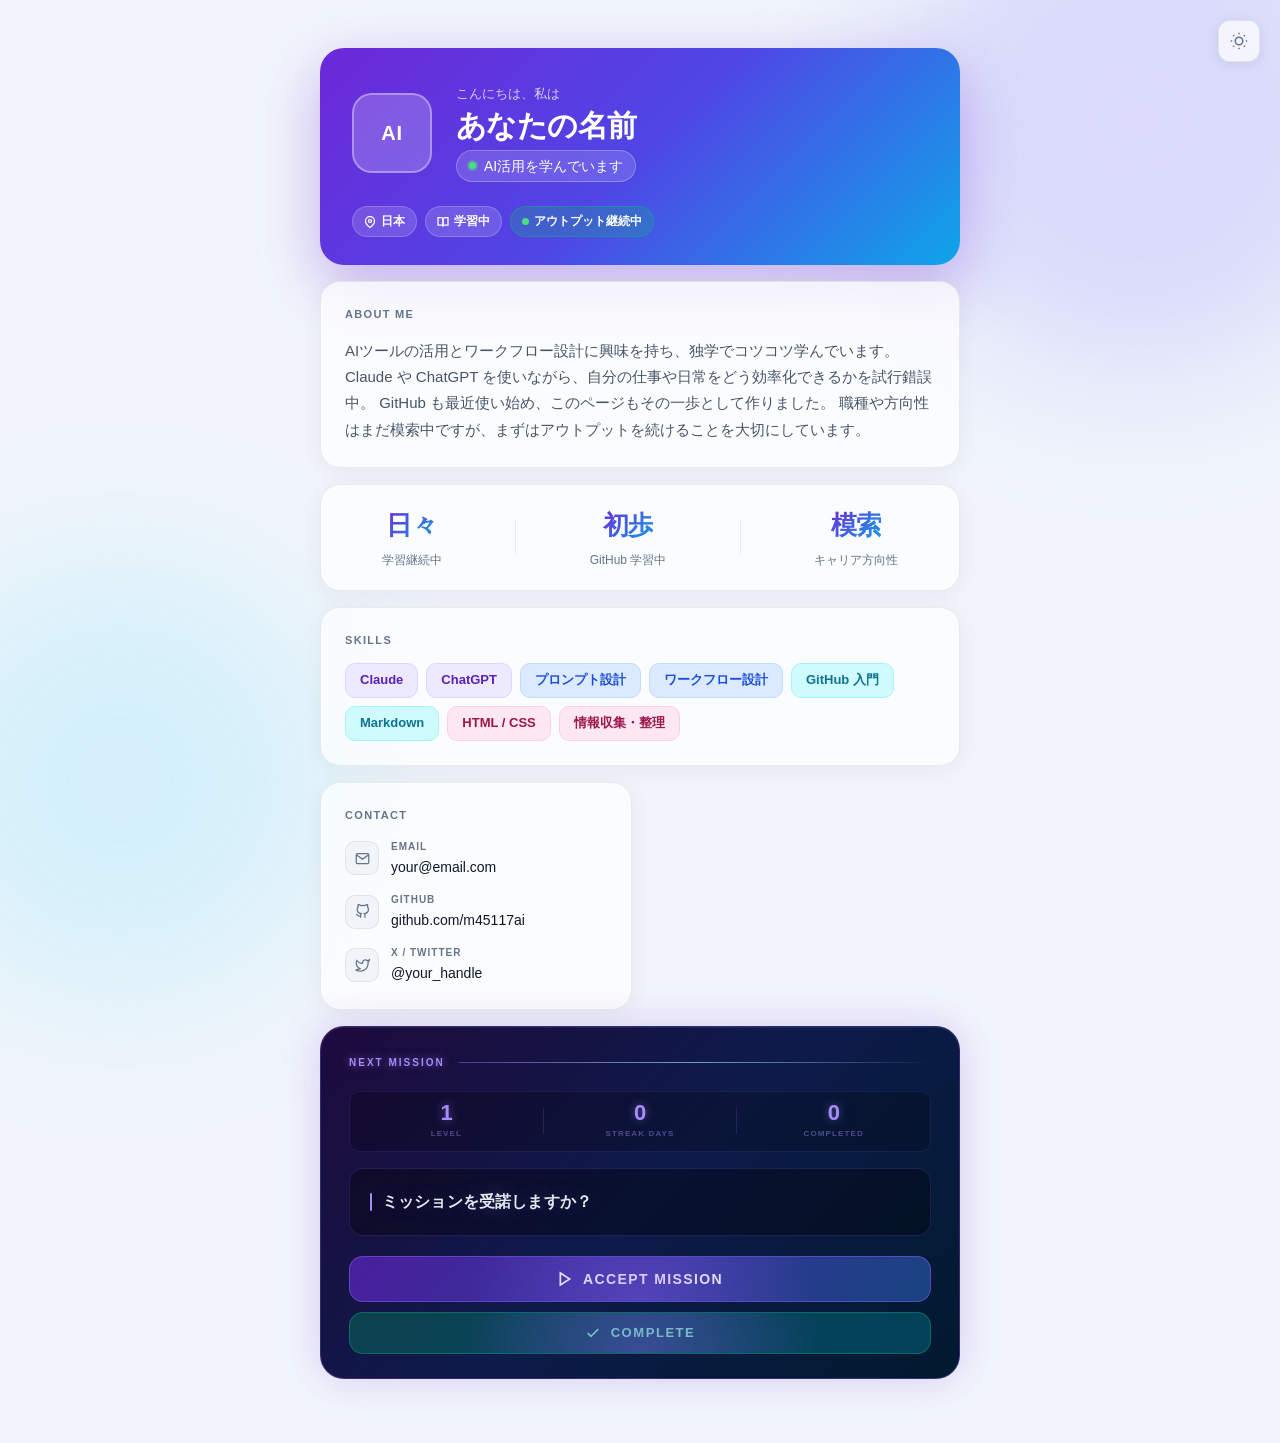
<file: index.html>
<!DOCTYPE html>
<html lang="ja">
<head>
  <meta charset="UTF-8">
  <meta name="viewport" content="width=device-width, initial-scale=1.0">
  <meta name="description" content="AIツールの活用とワークフロー設計を独学で学んでいます。Claude・ChatGPT・GitHubを使いながらアウトプットを続けています。">
  <title>自己紹介 — AI学習中</title>
  <link rel="stylesheet" href="style.css">
</head>
<body>
  <div class="bg-blur bg-blur--1"></div>
  <div class="bg-blur bg-blur--2"></div>

  <button class="theme-toggle" id="themeToggle" aria-label="ダークモード切替">
    <svg class="icon-sun" width="18" height="18" viewBox="0 0 24 24" fill="none" stroke="currentColor" stroke-width="2" aria-hidden="true"><circle cx="12" cy="12" r="5"/><line x1="12" y1="1" x2="12" y2="3"/><line x1="12" y1="21" x2="12" y2="23"/><line x1="4.22" y1="4.22" x2="5.64" y2="5.64"/><line x1="18.36" y1="18.36" x2="19.78" y2="19.78"/><line x1="1" y1="12" x2="3" y2="12"/><line x1="21" y1="12" x2="23" y2="12"/><line x1="4.22" y1="19.78" x2="5.64" y2="18.36"/><line x1="18.36" y1="5.64" x2="19.78" y2="4.22"/></svg>
    <svg class="icon-moon" width="18" height="18" viewBox="0 0 24 24" fill="none" stroke="currentColor" stroke-width="2" aria-hidden="true"><path d="M21 12.79A9 9 0 1111.21 3 7 7 0 0021 12.79z"/></svg>
  </button>

  <main class="container">

    <!-- Hero -->
    <header class="hero reveal" style="--delay: 0ms">
      <div class="hero__inner">
        <div class="avatar">
          <span>AI</span>
        </div>
        <div class="hero__text">
          <p class="hero__greeting">こんにちは、私は</p>
          <h1 class="hero__name">あなたの名前</h1>
          <p class="hero__role">
            <span class="role-dot"></span>
            AI活用を学んでいます
          </p>
        </div>
      </div>
      <div class="hero__badges">
        <span class="badge">
          <svg width="12" height="12" viewBox="0 0 24 24" fill="none" stroke="currentColor" stroke-width="2.5" aria-hidden="true"><path d="M21 10c0 7-9 13-9 13s-9-6-9-13a9 9 0 0118 0z"/><circle cx="12" cy="10" r="3"/></svg>
          日本
        </span>
        <span class="badge">
          <svg width="12" height="12" viewBox="0 0 24 24" fill="none" stroke="currentColor" stroke-width="2.5" aria-hidden="true"><path d="M2 3h6a4 4 0 0 1 4 4v14a3 3 0 0 0-3-3H2z"/><path d="M22 3h-6a4 4 0 0 0-4 4v14a3 3 0 0 1 3-3h7z"/></svg>
          学習中
        </span>
        <span class="badge badge--green">
          <span class="pulse"></span>
          アウトプット継続中
        </span>
      </div>
    </header>

    <!-- Grid -->
    <div class="grid">

      <!-- About -->
      <section class="card card--about reveal" style="--delay: 100ms" aria-label="About Me">
        <div class="card__label">About Me</div>
        <p>
          AIツールの活用とワークフロー設計に興味を持ち、独学でコツコツ学んでいます。
          Claude や ChatGPT を使いながら、自分の仕事や日常をどう効率化できるかを試行錯誤中。
          GitHub も最近使い始め、このページもその一歩として作りました。
          職種や方向性はまだ模索中ですが、まずはアウトプットを続けることを大切にしています。
        </p>
      </section>

      <!-- Stats -->
      <section class="card card--stats reveal" style="--delay: 200ms" aria-label="学習ステータス">
        <div class="stat">
          <span class="stat__num">日々</span>
          <span class="stat__label">学習継続中</span>
        </div>
        <div class="stat-divider"></div>
        <div class="stat">
          <span class="stat__num">初歩</span>
          <span class="stat__label">GitHub 学習中</span>
        </div>
        <div class="stat-divider"></div>
        <div class="stat">
          <span class="stat__num">模索</span>
          <span class="stat__label">キャリア方向性</span>
        </div>
      </section>

      <!-- Skills -->
      <section class="card card--skills reveal" style="--delay: 300ms" aria-label="Skills">
        <div class="card__label">Skills</div>
        <div class="skills">
          <span class="skill skill--purple">Claude</span>
          <span class="skill skill--purple">ChatGPT</span>
          <span class="skill skill--blue">プロンプト設計</span>
          <span class="skill skill--blue">ワークフロー設計</span>
          <span class="skill skill--cyan">GitHub 入門</span>
          <span class="skill skill--cyan">Markdown</span>
          <span class="skill skill--pink">HTML / CSS</span>
          <span class="skill skill--pink">情報収集・整理</span>
        </div>
      </section>

      <!-- Contact -->
      <section class="card card--contact reveal" style="--delay: 400ms" aria-label="Contact">
        <div class="card__label">Contact</div>
        <ul class="contact-list">
          <li class="contact-item">
            <span class="contact-icon">
              <svg width="15" height="15" viewBox="0 0 24 24" fill="none" stroke="currentColor" stroke-width="2" aria-hidden="true"><path d="M4 4h16c1.1 0 2 .9 2 2v12c0 1.1-.9 2-2 2H4c-1.1 0-2-.9-2-2V6c0-1.1.9-2 2-2z"/><polyline points="22,6 12,13 2,6"/></svg>
            </span>
            <div>
              <span class="contact-label">Email</span>
              <a href="mailto:your@email.com" class="contact-value">your@email.com</a>
            </div>
          </li>
          <li class="contact-item">
            <span class="contact-icon">
              <svg width="15" height="15" viewBox="0 0 24 24" fill="none" stroke="currentColor" stroke-width="2" aria-hidden="true"><path d="M9 19c-5 1.5-5-2.5-7-3m14 6v-3.87a3.37 3.37 0 00-.94-2.61c3.14-.35 6.44-1.54 6.44-7A5.44 5.44 0 0020 4.77 5.07 5.07 0 0019.91 1S18.73.65 16 2.48a13.38 13.38 0 00-7 0C6.27.65 5.09 1 5.09 1A5.07 5.07 0 005 4.77a5.44 5.44 0 00-1.5 3.78c0 5.42 3.3 6.61 6.44 7A3.37 3.37 0 009 18.13V22"/></svg>
            </span>
            <div>
              <span class="contact-label">GitHub</span>
              <a href="https://github.com/m45117ai" class="contact-value" target="_blank" rel="noopener noreferrer">github.com/m45117ai</a>
            </div>
          </li>
          <li class="contact-item">
            <span class="contact-icon">
              <svg width="15" height="15" viewBox="0 0 24 24" fill="none" stroke="currentColor" stroke-width="2" aria-hidden="true"><path d="M23 3a10.9 10.9 0 01-3.14 1.53 4.48 4.48 0 00-7.86 3v1A10.66 10.66 0 013 4s-4 9 5 13a11.64 11.64 0 01-7 2c9 5 20 0 20-11.5a4.5 4.5 0 00-.08-.83A7.72 7.72 0 0023 3z"/></svg>
            </span>
            <div>
              <span class="contact-label">X / Twitter</span>
              <a href="https://x.com/your_handle" class="contact-value" target="_blank" rel="noopener noreferrer">@your_handle</a>
            </div>
          </li>
        </ul>
      </section>

    </div>

    <!-- NEXT MISSION -->
    <section class="mission-section reveal" style="--delay: 500ms" aria-label="Next Mission">
      <div class="mission-flash-overlay" id="missionFlashOverlay"></div>
      <div class="mission-flash-overlay mission-complete-flash-overlay" id="completeFlashOverlay"></div>
      <div class="mission-header">
        <div class="mission-header__left">
          <span class="mission-label" id="missionLabel">NEXT MISSION</span>
        </div>
        <div class="mission-scanline"></div>
      </div>
      <div class="mission-stats">
        <div class="mission-stat">
          <span class="mission-stat__val" id="statLevel">1</span>
          <span class="mission-stat__label">LEVEL</span>
        </div>
        <div class="mission-stat-divider"></div>
        <div class="mission-stat">
          <span class="mission-stat__val" id="statStreak">0</span>
          <span class="mission-stat__label" id="statStreakLabel">STREAK DAYS</span>
        </div>
        <div class="mission-stat-divider"></div>
        <div class="mission-stat">
          <span class="mission-stat__val" id="statCompleted">0</span>
          <span class="mission-stat__label">COMPLETED</span>
        </div>
      </div>
      <div class="mission-display" id="missionDisplay">
        <div class="mission-cursor"></div>
        <p class="mission-text" id="missionText" aria-live="polite">ミッションを受諾しますか？</p>
      </div>
      <button class="mission-btn" id="missionBtn">
        <span class="mission-btn__glow"></span>
        <svg width="16" height="16" viewBox="0 0 24 24" fill="none" stroke="currentColor" stroke-width="2.5" aria-hidden="true"><polygon points="5 3 19 12 5 21 5 3"/></svg>
        <span>ACCEPT MISSION</span>
      </button>
      <button class="mission-complete-btn" id="completeBtn">
        <span class="mission-btn__glow mission-complete-btn__glow"></span>
        <svg width="16" height="16" viewBox="0 0 24 24" fill="none" stroke="currentColor" stroke-width="2.5" aria-hidden="true"><polyline points="20 6 9 17 4 12"/></svg>
        <span>COMPLETE</span>
      </button>
      <div class="levelup-toast" id="levelupToast">▲ LEVEL UP!</div>
      <div class="complete-toast" id="completeToast">✓ MISSION COMPLETE</div>
    </section>

  </main>
  <script>
    // ── Theme ──
    const btn = document.getElementById('themeToggle');
    const root = document.documentElement;

    if (localStorage.theme === 'dark' || (!localStorage.theme && window.matchMedia('(prefers-color-scheme: dark)').matches)) {
      root.setAttribute('data-theme', 'dark');
    }

    btn.setAttribute('aria-label', root.getAttribute('data-theme') === 'dark' ? 'ライトモード切替' : 'ダークモード切替');

    btn.addEventListener('click', () => {
      const isDark = root.getAttribute('data-theme') === 'dark';
      root.setAttribute('data-theme', isDark ? 'light' : 'dark');
      localStorage.theme = isDark ? 'light' : 'dark';
      btn.setAttribute('aria-label', isDark ? 'ダークモード切替' : 'ライトモード切替');
    });

    // ── Scroll-reveal (Intersection Observer) ──
    const observer = new IntersectionObserver((entries) => {
      entries.forEach(entry => {
        if (entry.isIntersecting) {
          entry.target.classList.add('is-visible');
          observer.unobserve(entry.target);
        }
      });
    }, { threshold: 0.15 });

    document.querySelectorAll('.reveal').forEach(el => observer.observe(el));

    // ── NEXT MISSION ──
    const missions = [
      'Claude に今日の学びを要約させてみる',
      'プロンプトを1つ改善して結果を比べてみる',
      'ChatGPT と Claude に同じ質問をして違いをメモする',
      'AIに「自分のワークフロー」を分析させてみる',
      '気になるAIツールを5分だけ触ってみる',
      'GitHubで気になるリポジトリを1つスターする',
      'git add → commit → push を実際にやってみる',
      'Issuesを1件読んで内容を理解する',
      'ローカルで新しいブランチを切って何か試す',
      'gitignore に何が書かれているか確認する',
      'README.md に一行、今日の発見を書く',
      '学んだことを140字でXに投稿する',
      'Markdown で今日の学習ログを書く',
      '気になる技術記事を1本読んでメモする',
      '自分のコードにコメントを1行追加する',
    ];

    const rareMissions = [
      '今日学んだことをブログ記事にしてみる（下書きでOK）',
      'OSSリポジトリに初めてのIssueかコメントを残してみる',
      '自分の GitHub プロフィール README をアップデートする',
      'AIで小さなWebツールを1つ作りGitHubに上げてみる',
      '学んだことをSNSにスレッドで投稿してみる',
    ];

    const gradients = [
      'linear-gradient(135deg, #1e0a3c 0%, #0d1b4a 50%, #001a2e 100%)',
      'linear-gradient(135deg, #0a0a2e 0%, #1a0a3c 50%, #0d2b1a 100%)',
      'linear-gradient(135deg, #1a0a2e 0%, #0a2040 50%, #001530 100%)',
      'linear-gradient(135deg, #0d0d2e 0%, #1a1040 50%, #0a1a30 100%)',
      'linear-gradient(135deg, #0a1a3c 0%, #1a0a28 50%, #001a20 100%)',
    ];

    const rareGradients = [
      'linear-gradient(135deg, #1c0800 0%, #2d1500 50%, #1a0d00 100%)',
      'linear-gradient(135deg, #2a1200 0%, #1e0c00 50%, #120800 100%)',
    ];

    // ── Stats (localStorage) ──
    let level     = parseInt(localStorage.getItem('mission_level')     || '1');
    let streak    = parseInt(localStorage.getItem('mission_streak')    || '0');
    let completed = parseInt(localStorage.getItem('mission_completed') || '0');
    let lastCompletedDate = localStorage.getItem('mission_lastDate')   || '';

    let lastMissionIdx  = -1;
    let lastGradientIdx = -1;

    const missionText    = document.getElementById('missionText');
    const missionBtn     = document.getElementById('missionBtn');
    const missionDisplay = document.getElementById('missionDisplay');
    const missionSection = document.querySelector('.mission-section');
    const missionLabel   = document.getElementById('missionLabel');
    const levelupToast   = document.getElementById('levelupToast');
    const flashOverlay   = document.getElementById('missionFlashOverlay');
    const completeBtn          = document.getElementById('completeBtn');
    const completeToastEl      = document.getElementById('completeToast');
    const completeFlashOverlay = document.getElementById('completeFlashOverlay');
    const statLevelEl       = document.getElementById('statLevel');
    const statStreakEl      = document.getElementById('statStreak');
    const statStreakLabelEl = document.getElementById('statStreakLabel');
    const statCompletedEl   = document.getElementById('statCompleted');

    function saveStats() {
      localStorage.setItem('mission_level',     level);
      localStorage.setItem('mission_streak',    streak);
      localStorage.setItem('mission_completed', completed);
      localStorage.setItem('mission_lastDate',  lastCompletedDate);
    }

    function getToday() {
      const d = new Date();
      return d.getFullYear() + '-'
        + String(d.getMonth() + 1).padStart(2, '0') + '-'
        + String(d.getDate()).padStart(2, '0');
    }

    function updateStatsDisplay() {
      statLevelEl.textContent     = level;
      statStreakEl.textContent    = streak;
      statStreakLabelEl.textContent = streak === 1 ? 'STREAK DAY' : 'STREAK DAYS';
      statCompletedEl.textContent = completed;
    }

    updateStatsDisplay();

    function pickRandom(arr, last) {
      let idx;
      do { idx = Math.floor(Math.random() * arr.length); } while (arr.length > 1 && idx === last);
      return idx;
    }

    // ── ACCEPT MISSION ──
    missionBtn.addEventListener('click', () => {
      const isRare = Math.random() < 0.15;
      const pool   = isRare ? rareMissions : missions;

      const mIdx = pickRandom(pool, isRare ? -1 : lastMissionIdx);
      if (!isRare) lastMissionIdx = mIdx;

      const bgArr = isRare ? rareGradients : gradients;
      const gIdx  = pickRandom(bgArr, isRare ? -1 : lastGradientIdx);
      if (!isRare) lastGradientIdx = gIdx;

      if (isRare) {
        missionSection.classList.add('mission-section--rare');
        missionLabel.textContent = '⭐ RARE MISSION';
        missionLabel.classList.add('mission-label--rare');
      } else {
        missionSection.classList.remove('mission-section--rare');
        missionLabel.textContent = 'NEXT MISSION';
        missionLabel.classList.remove('mission-label--rare');
      }

      missionDisplay.classList.add('mission-display--flash');
      setTimeout(() => {
        missionText.textContent = pool[mIdx];
        missionDisplay.classList.remove('mission-display--flash');
        missionDisplay.classList.add('mission-display--in');
        setTimeout(() => missionDisplay.classList.remove('mission-display--in'), 400);
      }, 200);

      missionSection.style.setProperty('--mission-bg', bgArr[gIdx]);

      // LEVEL UP
      level++;
      saveStats();
      updateStatsDisplay();

      statLevelEl.classList.remove('mission-stat__val--up');
      void statLevelEl.offsetWidth;
      statLevelEl.classList.add('mission-stat__val--up');
      setTimeout(() => statLevelEl.classList.remove('mission-stat__val--up'), 700);

      levelupToast.classList.remove('levelup-toast--show');
      void levelupToast.offsetWidth;
      levelupToast.classList.add('levelup-toast--show');
      setTimeout(() => levelupToast.classList.remove('levelup-toast--show'), 1000);

      flashOverlay.classList.remove('mission-flash-overlay--show');
      void flashOverlay.offsetWidth;
      flashOverlay.classList.add('mission-flash-overlay--show');
      setTimeout(() => flashOverlay.classList.remove('mission-flash-overlay--show'), 600);
    });

    // ── COMPLETE ──
    completeBtn.addEventListener('click', () => {
      completed++;
      const today = getToday();
      let streakUp = false;
      if (lastCompletedDate !== today) {
        streak++;
        lastCompletedDate = today;
        streakUp = true;
      }
      saveStats();
      updateStatsDisplay();

      // COMPLETED 数値アニメーション
      statCompletedEl.classList.remove('mission-stat__val--complete-up');
      void statCompletedEl.offsetWidth;
      statCompletedEl.classList.add('mission-stat__val--complete-up');
      setTimeout(() => statCompletedEl.classList.remove('mission-stat__val--complete-up'), 500);

      // STREAK アニメーション (増えた時のみ)
      if (streakUp) {
        statStreakEl.classList.remove('mission-stat__val--streak-up');
        void statStreakEl.offsetWidth;
        statStreakEl.classList.add('mission-stat__val--streak-up');
        setTimeout(() => statStreakEl.classList.remove('mission-stat__val--streak-up'), 700);
      }

      // ボタンフラッシュ
      completeBtn.classList.remove('mission-complete-btn--flash');
      void completeBtn.offsetWidth;
      completeBtn.classList.add('mission-complete-btn--flash');
      setTimeout(() => completeBtn.classList.remove('mission-complete-btn--flash'), 500);

      // グリーンフラッシュオーバーレイ
      completeFlashOverlay.classList.remove('mission-flash-overlay--show');
      void completeFlashOverlay.offsetWidth;
      completeFlashOverlay.classList.add('mission-flash-overlay--show');
      setTimeout(() => completeFlashOverlay.classList.remove('mission-flash-overlay--show'), 600);

      // MISSION COMPLETE トースト
      completeToastEl.classList.remove('complete-toast--show');
      void completeToastEl.offsetWidth;
      completeToastEl.classList.add('complete-toast--show');
      setTimeout(() => completeToastEl.classList.remove('complete-toast--show'), 1200);
    });
  </script>
</body>
</html>
</file>
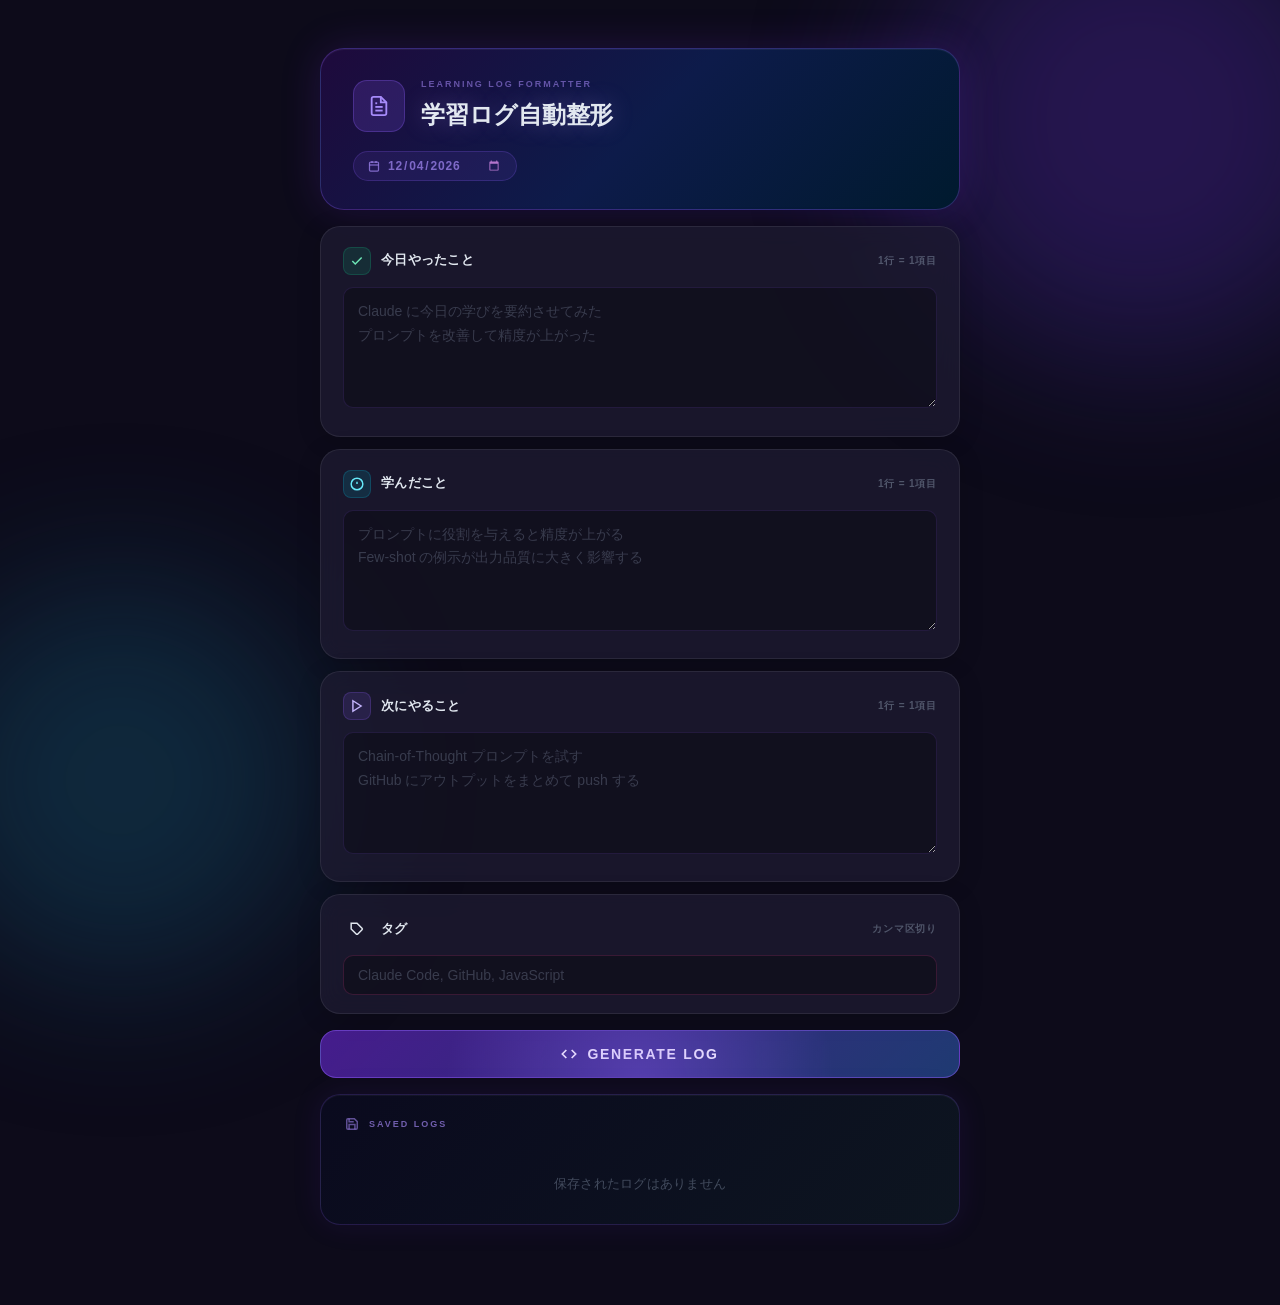
<file: learning-log.html>
<!DOCTYPE html>
<html lang="ja">
<head>
  <meta charset="UTF-8">
  <meta name="viewport" content="width=device-width, initial-scale=1.0">
  <title>学習ログ自動整形 — Log Formatter</title>
  <link rel="stylesheet" href="learning-log.css">
</head>
<body>
  <div class="bg-blur bg-blur--1"></div>
  <div class="bg-blur bg-blur--2"></div>

  <main class="container">

    <!-- Header -->
    <header class="page-header reveal" style="--delay: 0ms">
      <div class="page-header__inner">
        <div class="header-icon">
          <svg width="22" height="22" viewBox="0 0 24 24" fill="none" stroke="currentColor" stroke-width="2"><path d="M14 2H6a2 2 0 0 0-2 2v16a2 2 0 0 0 2 2h12a2 2 0 0 0 2-2V8z"/><polyline points="14 2 14 8 20 8"/><line x1="16" y1="13" x2="8" y2="13"/><line x1="16" y1="17" x2="8" y2="17"/><polyline points="10 9 9 9 8 9"/></svg>
        </div>
        <div>
          <p class="page-header__label">LEARNING LOG FORMATTER</p>
          <h1 class="page-header__title">学習ログ自動整形</h1>
        </div>
      </div>
      <div class="date-badge">
        <svg width="12" height="12" viewBox="0 0 24 24" fill="none" stroke="currentColor" stroke-width="2.5"><rect x="3" y="4" width="18" height="18" rx="2" ry="2"/><line x1="16" y1="2" x2="16" y2="6"/><line x1="8" y1="2" x2="8" y2="6"/><line x1="3" y1="10" x2="21" y2="10"/></svg>
        <input type="date" id="dateInput">
      </div>
    </header>

    <!-- Inputs -->
    <div class="inputs reveal" style="--delay: 120ms">

      <div class="input-card">
        <div class="input-card__header">
          <span class="input-card__icon input-card__icon--green">
            <svg width="14" height="14" viewBox="0 0 24 24" fill="none" stroke="currentColor" stroke-width="2.5"><polyline points="20 6 9 17 4 12"/></svg>
          </span>
          <label class="input-card__label" for="did">今日やったこと</label>
          <span class="input-card__hint">1行 = 1項目</span>
        </div>
        <textarea id="did" class="log-textarea" rows="4" placeholder="Claude に今日の学びを要約させてみた&#10;プロンプトを改善して精度が上がった"></textarea>
      </div>

      <div class="input-card">
        <div class="input-card__header">
          <span class="input-card__icon input-card__icon--cyan">
            <svg width="14" height="14" viewBox="0 0 24 24" fill="none" stroke="currentColor" stroke-width="2.5"><circle cx="12" cy="12" r="10"/><line x1="12" y1="8" x2="12" y2="12"/><line x1="12" y1="16" x2="12.01" y2="16"/></svg>
          </span>
          <label class="input-card__label" for="learned">学んだこと</label>
          <span class="input-card__hint">1行 = 1項目</span>
        </div>
        <textarea id="learned" class="log-textarea" rows="4" placeholder="プロンプトに役割を与えると精度が上がる&#10;Few-shot の例示が出力品質に大きく影響する"></textarea>
      </div>

      <div class="input-card">
        <div class="input-card__header">
          <span class="input-card__icon input-card__icon--purple">
            <svg width="14" height="14" viewBox="0 0 24 24" fill="none" stroke="currentColor" stroke-width="2.5"><polygon points="5 3 19 12 5 21 5 3"/></svg>
          </span>
          <label class="input-card__label" for="next">次にやること</label>
          <span class="input-card__hint">1行 = 1項目</span>
        </div>
        <textarea id="next" class="log-textarea" rows="4" placeholder="Chain-of-Thought プロンプトを試す&#10;GitHub にアウトプットをまとめて push する"></textarea>
      </div>

      <div class="input-card input-card--tag">
        <div class="input-card__header">
          <span class="input-card__icon input-card__icon--pink">
            <svg width="14" height="14" viewBox="0 0 24 24" fill="none" stroke="currentColor" stroke-width="2.5"><path d="M20.59 13.41l-7.17 7.17a2 2 0 0 1-2.83 0L2 12V2h10l8.59 8.59a2 2 0 0 1 0 2.82z"/><line x1="7" y1="7" x2="7.01" y2="7"/></svg>
          </span>
          <label class="input-card__label" for="tagInput">タグ</label>
          <span class="input-card__hint">カンマ区切り</span>
        </div>
        <input type="text" id="tagInput" class="tag-input" placeholder="Claude Code, GitHub, JavaScript">
        <div id="tagSuggestions" class="tag-suggestions"></div>
      </div>

    </div>

    <!-- Generate button -->
    <div class="action-row reveal" style="--delay: 240ms">
      <button class="generate-btn" id="generateBtn">
        <span class="generate-btn__glow"></span>
        <svg width="16" height="16" viewBox="0 0 24 24" fill="none" stroke="currentColor" stroke-width="2.5"><polyline points="16 18 22 12 16 6"/><polyline points="8 6 2 12 8 18"/></svg>
        <span>GENERATE LOG</span>
      </button>
    </div>

    <!-- Output -->
    <section class="output-section" id="outputSection">
      <div class="output-flash-overlay" id="outputFlash"></div>
      <div class="output-section__header">
        <div class="output-header__left">
          <span class="output-label">OUTPUT</span>
          <span class="output-format-badge">Markdown</span>
        </div>
        <div class="output-header__actions">
          <button class="copy-btn" id="copyBtn">
            <svg width="13" height="13" viewBox="0 0 24 24" fill="none" stroke="currentColor" stroke-width="2.5"><rect x="9" y="9" width="13" height="13" rx="2" ry="2"/><path d="M5 15H4a2 2 0 0 1-2-2V4a2 2 0 0 1 2-2h9a2 2 0 0 1 2 2v1"/></svg>
            <span id="copyLabel">COPY</span>
          </button>
          <button class="save-btn" id="saveBtn">
            <svg width="13" height="13" viewBox="0 0 24 24" fill="none" stroke="currentColor" stroke-width="2.5"><path d="M19 21H5a2 2 0 0 1-2-2V5a2 2 0 0 1 2-2h11l5 5v11a2 2 0 0 1-2 2z"/><polyline points="17 21 17 13 7 13 7 21"/><polyline points="7 3 7 8 15 8"/></svg>
            <span id="saveLabel">SAVE</span>
          </button>
        </div>
      </div>
      <pre class="output-pre" id="outputPre"></pre>
    </section>

    <!-- Saved Logs -->
    <section class="saved-logs-section reveal" id="savedLogsSection" style="--delay: 0ms">
      <div class="saved-logs-header">
        <div class="saved-logs-header__left">
          <svg width="14" height="14" viewBox="0 0 24 24" fill="none" stroke="currentColor" stroke-width="2.5"><path d="M19 21H5a2 2 0 0 1-2-2V5a2 2 0 0 1 2-2h11l5 5v11a2 2 0 0 1-2 2z"/><polyline points="17 21 17 13 7 13 7 21"/><polyline points="7 3 7 8 15 8"/></svg>
          <span class="saved-logs-label">SAVED LOGS</span>
          <span class="saved-logs-count" id="savedLogsCount"></span>
        </div>
        <div class="saved-logs-header__actions">
          <button class="export-btn" id="exportBtn">
            <svg width="12" height="12" viewBox="0 0 24 24" fill="none" stroke="currentColor" stroke-width="2.5"><path d="M21 15v4a2 2 0 0 1-2 2H5a2 2 0 0 1-2-2v-4"/><polyline points="7 10 12 15 17 10"/><line x1="12" y1="15" x2="12" y2="3"/></svg>
            <span id="exportLabel">EXPORT</span>
          </button>
          <button class="clear-all-btn" id="clearAllBtn">
            <svg width="12" height="12" viewBox="0 0 24 24" fill="none" stroke="currentColor" stroke-width="2.5"><polyline points="3 6 5 6 21 6"/><path d="M19 6l-1 14H6L5 6"/><path d="M10 11v6"/><path d="M14 11v6"/><path d="M9 6V4h6v2"/></svg>
            CLEAR ALL
          </button>
        </div>
      </div>
      <div id="tagFilterBar" style="display:none"></div>
      <p class="logs-count-text" id="logsCountText"></p>
      <div id="savedLogsList"></div>
      <p class="saved-logs-empty" id="savedLogsEmpty">保存されたログはありません</p>
    </section>

  </main>

  <div class="save-toast" id="saveToast">✓ LOG SAVED</div>
  <div class="error-toast" id="errorToast">記録内容が空です。1つ以上入力してください。</div>
  <script src="learning-log.js"></script>
</body>
</html>
</file>
<file: style.css>
/* ── Keyframes ── */

@keyframes fadeUp {
  from { opacity: 0; transform: translateY(28px); }
  to   { opacity: 1; transform: translateY(0); }
}

@keyframes float {
  0%, 100% { transform: translateY(0); }
  50%       { transform: translateY(-8px); }
}

@keyframes blobDrift1 {
  0%, 100% { transform: translate(0, 0) scale(1); }
  33%       { transform: translate(40px, 20px) scale(1.05); }
  66%       { transform: translate(-20px, 30px) scale(0.97); }
}

@keyframes blobDrift2 {
  0%, 100% { transform: translate(0, 0) scale(1); }
  33%       { transform: translate(-30px, -20px) scale(1.04); }
  66%       { transform: translate(20px, -30px) scale(0.96); }
}

@keyframes skillPop {
  0%   { transform: scale(1); }
  40%  { transform: scale(1.12); }
  100% { transform: scale(1.06); }
}

@keyframes iconSpin {
  from { transform: rotate(0deg); }
  to   { transform: rotate(360deg); }
}

/* ── Reset & Base ── */

*, *::before, *::after {
  margin: 0;
  padding: 0;
  box-sizing: border-box;
}

:root {
  --purple: #8b5cf6;
  --blue:   #3b82f6;
  --cyan:   #06b6d4;
  --pink:   #ec4899;
  --green:  #10b981;
  --text:        #0f172a;
  --muted:       #64748b;
  --border:      rgba(0, 0, 0, 0.07);
  --card-bg:     rgba(255, 255, 255, 0.7);
  --body-bg:     #f1f5fb;
  --card-p-text: #475569;
  --icon-bg:     #f1f5f9;
}

[data-theme="dark"] {
  --text:        #e2e8f0;
  --muted:       #94a3b8;
  --border:      rgba(255, 255, 255, 0.08);
  --card-bg:     rgba(30, 27, 50, 0.75);
  --body-bg:     #0d0b1a;
  --card-p-text: #94a3b8;
  --icon-bg:     rgba(255, 255, 255, 0.07);
}

body {
  font-family: 'Helvetica Neue', Arial, 'Hiragino Kaku Gothic ProN', Meiryo, sans-serif;
  background: var(--body-bg);
  color: var(--text);
  line-height: 1.6;
  min-height: 100vh;
  overflow-x: hidden;
  transition: background 0.3s ease, color 0.3s ease;
}

/* ── Background blobs ── */

.bg-blur {
  position: fixed;
  border-radius: 50%;
  filter: blur(80px);
  opacity: 0.35;
  pointer-events: none;
  z-index: 0;
}

.bg-blur--1 {
  width: 480px;
  height: 480px;
  background: radial-gradient(circle, #c4b5fd, #818cf8);
  top: -120px;
  right: -100px;
  animation: blobDrift1 18s ease-in-out infinite;
}

.bg-blur--2 {
  width: 400px;
  height: 400px;
  background: radial-gradient(circle, #bae6fd, #67e8f9);
  bottom: -80px;
  left: -80px;
  animation: blobDrift2 22s ease-in-out infinite;
}

[data-theme="dark"] .bg-blur--1 {
  background: radial-gradient(circle, #4c1d95, #312e81);
  opacity: 0.5;
}

[data-theme="dark"] .bg-blur--2 {
  background: radial-gradient(circle, #164e63, #0c4a6e);
  opacity: 0.5;
}

/* ── Scroll reveal ── */

.reveal {
  opacity: 0;
  transform: translateY(28px);
  transition: opacity 0.55s cubic-bezier(0.22, 1, 0.36, 1),
              transform 0.55s cubic-bezier(0.22, 1, 0.36, 1);
  transition-delay: var(--delay, 0ms);
}

.reveal.is-visible {
  opacity: 1;
  transform: translateY(0);
}

/* ── Theme toggle ── */

.theme-toggle {
  position: fixed;
  top: 20px;
  right: 20px;
  z-index: 100;
  width: 42px;
  height: 42px;
  border-radius: 12px;
  border: 1px solid var(--border);
  background: var(--card-bg);
  backdrop-filter: blur(12px);
  cursor: pointer;
  display: flex;
  align-items: center;
  justify-content: center;
  color: var(--muted);
  transition: background 0.3s ease, color 0.2s ease, transform 0.15s ease;
  box-shadow: 0 2px 12px rgba(0, 0, 0, 0.08);
}

.theme-toggle:hover {
  transform: scale(1.08);
  color: var(--text);
}

.theme-toggle:hover svg {
  animation: iconSpin 0.5s ease;
}

.theme-toggle:focus-visible {
  outline: 2px solid var(--purple);
  outline-offset: 2px;
}

/* 表示切替 */
.icon-moon { display: none; }

[data-theme="dark"] .icon-sun  { display: none; }
[data-theme="dark"] .icon-moon { display: block; }

/* ── Layout ── */

.container {
  position: relative;
  z-index: 1;
  max-width: 680px;
  margin: 0 auto;
  padding: 48px 20px 64px;
  display: flex;
  flex-direction: column;
  gap: 16px;
}

/* ── Hero ── */

.hero {
  background: linear-gradient(135deg, #6d28d9 0%, #4f46e5 50%, #0ea5e9 100%);
  border-radius: 24px;
  padding: 36px 32px 28px;
  color: #fff;
  box-shadow: 0 20px 60px rgba(109, 40, 217, 0.35);
}

.hero__inner {
  display: flex;
  align-items: center;
  gap: 24px;
  margin-bottom: 24px;
}

.avatar {
  width: 80px;
  height: 80px;
  flex-shrink: 0;
  border-radius: 20px;
  background: rgba(255, 255, 255, 0.2);
  border: 2px solid rgba(255, 255, 255, 0.35);
  display: flex;
  align-items: center;
  justify-content: center;
  font-size: 20px;
  font-weight: 800;
  letter-spacing: 0.04em;
  backdrop-filter: blur(8px);
  animation: float 4s ease-in-out infinite;
}

.hero__greeting {
  font-size: 13px;
  opacity: 0.75;
  margin-bottom: 4px;
}

.hero__name {
  font-size: 30px;
  font-weight: 800;
  line-height: 1.1;
  letter-spacing: -0.02em;
  margin-bottom: 8px;
}

.hero__role {
  display: inline-flex;
  align-items: center;
  gap: 8px;
  font-size: 14px;
  background: rgba(255, 255, 255, 0.15);
  border: 1px solid rgba(255, 255, 255, 0.25);
  padding: 4px 12px;
  border-radius: 999px;
  backdrop-filter: blur(4px);
}

.role-dot {
  width: 7px;
  height: 7px;
  border-radius: 50%;
  background: #4ade80;
  box-shadow: 0 0 0 2px rgba(74, 222, 128, 0.4);
}

.hero__badges {
  display: flex;
  flex-wrap: wrap;
  gap: 8px;
}

.badge {
  display: inline-flex;
  align-items: center;
  gap: 5px;
  font-size: 12px;
  font-weight: 600;
  background: rgba(255, 255, 255, 0.15);
  border: 1px solid rgba(255, 255, 255, 0.2);
  padding: 5px 11px;
  border-radius: 999px;
  backdrop-filter: blur(4px);
}

.badge--green {
  background: rgba(16, 185, 129, 0.25);
  border-color: rgba(16, 185, 129, 0.4);
}

.pulse {
  width: 7px;
  height: 7px;
  border-radius: 50%;
  background: #4ade80;
  animation: pulse 2s infinite;
}

@keyframes pulse {
  0%, 100% { box-shadow: 0 0 0 0 rgba(74, 222, 128, 0.5); }
  50%       { box-shadow: 0 0 0 5px rgba(74, 222, 128, 0); }
}

/* ── Grid ── */

.grid {
  display: grid;
  grid-template-columns: 1fr 1fr;
  gap: 16px;
}

/* ── Cards ── */

.card {
  background: var(--card-bg);
  border: 1px solid var(--border);
  border-radius: 20px;
  padding: 24px;
  backdrop-filter: blur(12px);
  box-shadow: 0 4px 24px rgba(0, 0, 0, 0.05);
  transition: transform 0.2s ease, box-shadow 0.2s ease;
}

.card:hover {
  transform: translateY(-2px);
  box-shadow: 0 8px 32px rgba(0, 0, 0, 0.1);
}

.card--about {
  grid-column: 1 / -1;
}

.card--stats {
  grid-column: 1 / -1;
  display: flex;
  align-items: center;
  justify-content: space-around;
  padding: 20px 24px;
}

.card--skills {
  grid-column: 1 / -1;
}

.card__label {
  font-size: 11px;
  font-weight: 700;
  text-transform: uppercase;
  letter-spacing: 0.12em;
  color: var(--muted);
  margin-bottom: 14px;
}

.card p {
  font-size: 15px;
  color: var(--card-p-text);
  line-height: 1.75;
}

/* ── Stats ── */

.stat {
  display: flex;
  flex-direction: column;
  align-items: center;
  gap: 4px;
}

.stat__num {
  font-size: 26px;
  font-weight: 800;
  letter-spacing: -0.03em;
  background: linear-gradient(135deg, #6d28d9, #0ea5e9);
  -webkit-background-clip: text;
  -webkit-text-fill-color: transparent;
  background-clip: text;
}

.stat__label {
  font-size: 12px;
  color: var(--muted);
  font-weight: 500;
}

.stat-divider {
  width: 1px;
  height: 36px;
  background: var(--border);
}

/* ── Skills ── */

.skills {
  display: flex;
  flex-wrap: wrap;
  gap: 8px;
}

.skill {
  font-size: 13px;
  font-weight: 600;
  padding: 6px 14px;
  border-radius: 10px;
  border: 1px solid transparent;
  cursor: default;
  transition: transform 0.2s ease, box-shadow 0.2s ease;
}

.skill:hover {
  animation: skillPop 0.25s ease forwards;
  box-shadow: 0 4px 12px rgba(0, 0, 0, 0.12);
}

.skill--purple {
  background: #ede9fe;
  color: #5b21b6;
  border-color: #ddd6fe;
}
.skill--blue {
  background: #dbeafe;
  color: #1d4ed8;
  border-color: #bfdbfe;
}
.skill--cyan {
  background: #cffafe;
  color: #0e7490;
  border-color: #a5f3fc;
}
.skill--pink {
  background: #fce7f3;
  color: #9d174d;
  border-color: #fbcfe8;
}

[data-theme="dark"] .skill--purple {
  background: rgba(139, 92, 246, 0.15);
  color: #c4b5fd;
  border-color: rgba(139, 92, 246, 0.3);
}
[data-theme="dark"] .skill--blue {
  background: rgba(59, 130, 246, 0.15);
  color: #93c5fd;
  border-color: rgba(59, 130, 246, 0.3);
}
[data-theme="dark"] .skill--cyan {
  background: rgba(6, 182, 212, 0.15);
  color: #67e8f9;
  border-color: rgba(6, 182, 212, 0.3);
}
[data-theme="dark"] .skill--pink {
  background: rgba(236, 72, 153, 0.15);
  color: #f9a8d4;
  border-color: rgba(236, 72, 153, 0.3);
}

/* ── Contact ── */

.contact-list {
  list-style: none;
  display: flex;
  flex-direction: column;
  gap: 14px;
}

.contact-item {
  display: flex;
  align-items: center;
  gap: 12px;
  transition: transform 0.2s ease;
}

.contact-item:hover {
  transform: translateX(4px);
}

.contact-item:hover .contact-icon {
  background: linear-gradient(135deg, rgba(109, 40, 217, 0.12), rgba(14, 165, 233, 0.12));
  border-color: rgba(109, 40, 217, 0.2);
  color: var(--purple);
  transition: background 0.2s ease, border-color 0.2s ease, color 0.2s ease;
}

.contact-icon {
  width: 34px;
  height: 34px;
  border-radius: 10px;
  background: var(--icon-bg);
  border: 1px solid var(--border);
  display: flex;
  align-items: center;
  justify-content: center;
  color: var(--muted);
  flex-shrink: 0;
}

.contact-item > div {
  display: flex;
  flex-direction: column;
  gap: 1px;
}

.contact-label {
  font-size: 10px;
  font-weight: 700;
  text-transform: uppercase;
  letter-spacing: 0.1em;
  color: var(--muted);
}

.contact-value {
  font-size: 14px;
  font-weight: 500;
  color: var(--text);
  text-decoration: none;
  transition: color 0.2s ease;
}

.contact-value:hover {
  color: var(--purple);
}

.contact-value:focus-visible {
  outline: 2px solid var(--purple);
  outline-offset: 2px;
  border-radius: 3px;
}

/* ── Responsive ── */

@media (max-width: 520px) {
  .container {
    padding: 24px 14px 48px;
  }

  .hero {
    padding: 28px 22px 22px;
  }

  .hero__inner {
    flex-direction: column;
    align-items: flex-start;
    gap: 16px;
  }

  .hero__name {
    font-size: 24px;
  }

  .grid {
    grid-template-columns: 1fr;
  }

  .card--stats {
    flex-wrap: wrap;
    gap: 16px;
  }

  .stat-divider {
    display: none;
  }
}

/* ── NEXT MISSION ── */

@keyframes missionFlash {
  0%   { opacity: 1; }
  50%  { opacity: 0; }
  100% { opacity: 1; }
}

@keyframes missionIn {
  from { opacity: 0; transform: translateX(-6px); }
  to   { opacity: 1; transform: translateX(0); }
}

@keyframes levelUp {
  0%   { transform: scale(1); }
  25%  { transform: scale(1.9); color: #fbbf24; text-shadow: 0 0 16px rgba(251,191,36,0.9); }
  55%  { transform: scale(1.35); color: #a78bfa; text-shadow: 0 0 10px rgba(167,139,250,0.6); }
  100% { transform: scale(1); text-shadow: none; }
}

@keyframes levelUpToast {
  0%   { opacity: 0; transform: translateX(-50%) translateY(0) scale(0.7); }
  20%  { opacity: 1; transform: translateX(-50%) translateY(-20px) scale(1.1); }
  65%  { opacity: 1; transform: translateX(-50%) translateY(-30px) scale(1); }
  100% { opacity: 0; transform: translateX(-50%) translateY(-50px) scale(0.9); }
}

@keyframes overlayFlash {
  0%   { opacity: 0; }
  25%  { opacity: 1; }
  100% { opacity: 0; }
}

@keyframes rareGlow {
  0%, 100% { box-shadow: 0 0 40px rgba(251,191,36,0.25), inset 0 1px 0 rgba(255,255,255,0.05); }
  50%       { box-shadow: 0 0 80px rgba(251,191,36,0.55), inset 0 1px 0 rgba(255,255,255,0.08); }
}

@keyframes rareShimmer {
  0%   { transform: translateX(-120%) skewX(-18deg); }
  100% { transform: translateX(350%) skewX(-18deg); }
}

@keyframes rareLabelPulse {
  0%, 100% { text-shadow: 0 0 10px rgba(251,191,36,0.7); }
  50%       { text-shadow: 0 0 22px rgba(251,191,36,1), 0 0 44px rgba(251,191,36,0.4); }
}

@keyframes scanline {
  0%   { transform: translateX(-100%); }
  100% { transform: translateX(100%); }
}

@keyframes cursorBlink {
  0%, 100% { opacity: 1; }
  50%       { opacity: 0; }
}

@keyframes btnPulse {
  0%, 100% { box-shadow: 0 0 0 0 rgba(139, 92, 246, 0.5), 0 8px 30px rgba(109, 40, 217, 0.45); }
  50%       { box-shadow: 0 0 0 8px rgba(139, 92, 246, 0), 0 8px 30px rgba(109, 40, 217, 0.45); }
}

.mission-section {
  --mission-bg: linear-gradient(135deg, #1e0a3c 0%, #0d1b4a 50%, #001a2e 100%);
  background: var(--mission-bg);
  border: 1px solid rgba(139, 92, 246, 0.3);
  border-radius: 24px;
  padding: 28px 28px 24px;
  box-shadow: 0 0 40px rgba(109, 40, 217, 0.2), inset 0 1px 0 rgba(255, 255, 255, 0.05);
  transition: background 0.6s ease, box-shadow 0.3s ease;
  overflow: hidden;
  position: relative;
}

.mission-section:hover {
  box-shadow: 0 0 60px rgba(109, 40, 217, 0.3), inset 0 1px 0 rgba(255, 255, 255, 0.05);
}

.mission-header {
  display: flex;
  align-items: center;
  justify-content: space-between;
  margin-bottom: 20px;
  position: relative;
}

.mission-header__left {
  display: flex;
  align-items: center;
  gap: 12px;
}

.mission-label {
  font-size: 10px;
  font-weight: 800;
  letter-spacing: 0.2em;
  text-transform: uppercase;
  color: #a78bfa;
  text-shadow: 0 0 10px rgba(167, 139, 250, 0.6);
}

.mission-level {
  font-size: 11px;
  font-weight: 700;
  letter-spacing: 0.1em;
  color: rgba(167, 139, 250, 0.6);
  border: 1px solid rgba(139, 92, 246, 0.3);
  padding: 3px 10px;
  border-radius: 999px;
  transition: color 0.2s;
}

.mission-level--up {
  animation: levelUp 0.7s cubic-bezier(0.22, 1, 0.36, 1);
}

/* ── Stats row ── */

.mission-stats {
  display: flex;
  align-items: center;
  margin-bottom: 16px;
  background: rgba(0, 0, 0, 0.22);
  border: 1px solid rgba(139, 92, 246, 0.14);
  border-radius: 10px;
  padding: 10px 0;
}

.mission-stat {
  flex: 1;
  display: flex;
  flex-direction: column;
  align-items: center;
  gap: 4px;
}

.mission-stat__val {
  font-size: 22px;
  font-weight: 800;
  letter-spacing: -0.02em;
  color: #a78bfa;
  text-shadow: 0 0 10px rgba(167, 139, 250, 0.5);
  line-height: 1;
}

.mission-stat__label {
  font-size: 8px;
  font-weight: 700;
  letter-spacing: 0.14em;
  text-transform: uppercase;
  color: rgba(167, 139, 250, 0.45);
}

.mission-stat-divider {
  width: 1px;
  height: 26px;
  background: rgba(139, 92, 246, 0.2);
  flex-shrink: 0;
}

@keyframes statLevelUp {
  0%   { transform: scale(1); }
  25%  { transform: scale(1.8); color: #fbbf24; text-shadow: 0 0 16px rgba(251,191,36,0.9); }
  55%  { transform: scale(1.3); color: #a78bfa; }
  100% { transform: scale(1); }
}

@keyframes statStreakUp {
  0%   { transform: scale(1); }
  25%  { transform: scale(1.8); color: #6ee7b7; text-shadow: 0 0 14px rgba(110,231,183,0.9); }
  55%  { transform: scale(1.3); }
  100% { transform: scale(1); }
}

@keyframes statCompleteUp {
  0%   { transform: scale(1); }
  30%  { transform: scale(1.5); color: #6ee7b7; text-shadow: 0 0 12px rgba(110,231,183,0.8); }
  100% { transform: scale(1); }
}

.mission-stat__val--up {
  animation: statLevelUp 0.7s cubic-bezier(0.22, 1, 0.36, 1);
}

.mission-stat__val--streak-up {
  animation: statStreakUp 0.7s cubic-bezier(0.22, 1, 0.36, 1);
}

.mission-stat__val--complete-up {
  animation: statCompleteUp 0.45s cubic-bezier(0.22, 1, 0.36, 1);
}

/* ── Complete button ── */

@keyframes completeBtnFlash {
  0%   { filter: brightness(1); box-shadow: 0 0 0 0 rgba(16, 185, 129, 0.6); }
  30%  { filter: brightness(2); box-shadow: 0 0 0 12px rgba(16, 185, 129, 0); }
  100% { filter: brightness(1); box-shadow: 0 0 0 0 rgba(16, 185, 129, 0); }
}

@keyframes completeToastAnim {
  0%   { opacity: 0; transform: translateX(-50%) translateY(0) scale(0.7); }
  20%  { opacity: 1; transform: translateX(-50%) translateY(-22px) scale(1.05); }
  65%  { opacity: 1; transform: translateX(-50%) translateY(-30px) scale(1); }
  100% { opacity: 0; transform: translateX(-50%) translateY(-54px) scale(0.9); }
}

.mission-complete-flash-overlay {
  background: rgba(16, 185, 129, 0.18);
}

.mission-complete-btn {
  width: 100%;
  margin-top: 10px;
  padding: 12px 24px;
  border-radius: 14px;
  border: 1px solid rgba(16, 185, 129, 0.35);
  background: linear-gradient(135deg, rgba(4, 120, 87, 0.45), rgba(6, 182, 212, 0.25));
  color: #6ee7b7;
  font-size: 13px;
  font-weight: 700;
  letter-spacing: 0.12em;
  text-transform: uppercase;
  cursor: pointer;
  display: flex;
  align-items: center;
  justify-content: center;
  gap: 10px;
  position: relative;
  overflow: hidden;
  transition: transform 0.15s ease, filter 0.15s ease, border-color 0.2s ease;
}

.mission-complete-btn:hover {
  transform: translateY(-2px) scale(1.01);
  filter: brightness(1.15);
  border-color: rgba(16, 185, 129, 0.6);
}

.mission-complete-btn:active {
  transform: translateY(0) scale(0.98);
}

.mission-complete-btn:focus-visible {
  outline: 2px solid rgba(16, 185, 129, 0.7);
  outline-offset: 3px;
}

.mission-complete-btn--flash {
  animation: completeBtnFlash 0.5s ease forwards;
}

.mission-complete-btn__glow {
  position: absolute;
  inset: 0;
  background: radial-gradient(circle at 50% 120%, rgba(16, 185, 129, 0.35), transparent 60%);
  pointer-events: none;
}

/* ── Complete toast ── */

.complete-toast {
  position: absolute;
  bottom: 68px;
  left: 50%;
  transform: translateX(-50%) translateY(0);
  font-size: 11px;
  font-weight: 800;
  letter-spacing: 0.18em;
  color: #6ee7b7;
  text-shadow: 0 0 14px rgba(110, 231, 183, 0.9);
  white-space: nowrap;
  pointer-events: none;
  opacity: 0;
  z-index: 20;
}

.complete-toast--show {
  animation: completeToastAnim 1.2s cubic-bezier(0.22, 1, 0.36, 1) forwards;
}

/* ── Level-up toast ── */

.levelup-toast {
  position: absolute;
  bottom: 128px;
  left: 50%;
  transform: translateX(-50%) translateY(0);
  font-size: 11px;
  font-weight: 800;
  letter-spacing: 0.18em;
  color: #fbbf24;
  text-shadow: 0 0 12px rgba(251, 191, 36, 0.9);
  white-space: nowrap;
  pointer-events: none;
  opacity: 0;
  z-index: 20;
}

.levelup-toast--show {
  animation: levelUpToast 1s cubic-bezier(0.22, 1, 0.36, 1) forwards;
}

/* ── Flash overlay ── */

.mission-flash-overlay {
  position: absolute;
  inset: 0;
  border-radius: 24px;
  background: rgba(167, 139, 250, 0.18);
  pointer-events: none;
  opacity: 0;
  z-index: 2;
}

.mission-flash-overlay--show {
  animation: overlayFlash 0.6s ease forwards;
}

/* ── RARE MISSION ── */

.mission-section--rare {
  border-color: rgba(251, 191, 36, 0.55) !important;
  animation: rareGlow 2s ease-in-out infinite;
}

.mission-section--rare .mission-display {
  border-color: rgba(251, 191, 36, 0.35);
  overflow: hidden;
}

.mission-section--rare .mission-display::after {
  content: '';
  position: absolute;
  top: 0;
  left: 0;
  width: 28%;
  height: 100%;
  background: linear-gradient(90deg, transparent, rgba(251, 191, 36, 0.18), transparent);
  animation: rareShimmer 2.4s ease-in-out infinite;
  pointer-events: none;
  border-radius: 14px;
}

.mission-label--rare {
  color: #fbbf24 !important;
  text-shadow: 0 0 10px rgba(251, 191, 36, 0.8) !important;
  animation: rareLabelPulse 2s ease-in-out infinite;
}

.mission-section--rare .mission-cursor {
  background: #fbbf24;
}

.mission-section--rare .mission-text {
  color: #fef3c7;
  text-shadow: 0 0 20px rgba(251, 191, 36, 0.35);
}

.mission-section--rare .mission-btn {
  border-color: rgba(251, 191, 36, 0.5);
  background: linear-gradient(135deg, rgba(180, 83, 9, 0.65), rgba(217, 119, 6, 0.45));
  animation: none;
  box-shadow: 0 0 0 0 rgba(251, 191, 36, 0.5), 0 8px 30px rgba(180, 83, 9, 0.45);
}

.mission-section--rare .mission-btn:hover {
  box-shadow: 0 0 20px rgba(251, 191, 36, 0.4), 0 8px 30px rgba(180, 83, 9, 0.45);
}

.mission-scanline {
  height: 1px;
  flex: 1;
  margin-left: 14px;
  background: linear-gradient(90deg, rgba(139, 92, 246, 0.5), rgba(14, 165, 233, 0.5), transparent);
  position: relative;
  overflow: hidden;
}

.mission-scanline::after {
  content: '';
  position: absolute;
  inset: 0;
  background: linear-gradient(90deg, transparent, rgba(255, 255, 255, 0.4), transparent);
  animation: scanline 3s linear infinite;
}

.mission-display {
  background: rgba(0, 0, 0, 0.35);
  border: 1px solid rgba(139, 92, 246, 0.2);
  border-radius: 14px;
  padding: 18px 20px;
  margin-bottom: 20px;
  min-height: 68px;
  display: flex;
  align-items: center;
  gap: 10px;
  position: relative;
  transition: border-color 0.3s ease;
}

.mission-display:hover {
  border-color: rgba(139, 92, 246, 0.4);
}

.mission-cursor {
  width: 2px;
  height: 18px;
  background: #a78bfa;
  border-radius: 1px;
  flex-shrink: 0;
  animation: cursorBlink 1.2s ease-in-out infinite;
}

.mission-text {
  font-size: 16px;
  font-weight: 600;
  color: #e2e8f0;
  line-height: 1.5;
  letter-spacing: 0.01em;
  text-shadow: 0 0 20px rgba(167, 139, 250, 0.3);
}

.mission-display--flash .mission-text {
  animation: missionFlash 0.2s ease;
}

.mission-display--in .mission-text {
  animation: missionIn 0.35s ease;
}

.mission-btn {
  width: 100%;
  padding: 14px 24px;
  border-radius: 14px;
  border: 1px solid rgba(139, 92, 246, 0.5);
  background: linear-gradient(135deg, rgba(109, 40, 217, 0.6), rgba(59, 130, 246, 0.4));
  color: #fff;
  font-size: 14px;
  font-weight: 700;
  letter-spacing: 0.1em;
  text-transform: uppercase;
  cursor: pointer;
  display: flex;
  align-items: center;
  justify-content: center;
  gap: 10px;
  position: relative;
  overflow: hidden;
  transition: transform 0.15s ease, filter 0.15s ease;
  animation: btnPulse 2.5s ease-in-out infinite;
}

.mission-btn:hover {
  transform: translateY(-2px) scale(1.01);
  filter: brightness(1.15);
}

.mission-btn:active {
  transform: translateY(0) scale(0.98);
}

.mission-btn:focus-visible {
  outline: 2px solid rgba(139, 92, 246, 0.8);
  outline-offset: 3px;
}

.mission-btn__glow {
  position: absolute;
  inset: 0;
  background: radial-gradient(circle at 50% 120%, rgba(139, 92, 246, 0.4), transparent 60%);
  pointer-events: none;
}

.mission-section--rare .mission-complete-btn {
  border-color: rgba(251, 191, 36, 0.3);
  background: linear-gradient(135deg, rgba(120, 53, 15, 0.45), rgba(180, 83, 9, 0.25));
  color: #fcd34d;
}

.mission-section--rare .mission-complete-btn__glow {
  background: radial-gradient(circle at 50% 120%, rgba(251, 191, 36, 0.3), transparent 60%);
}

.mission-section--rare .mission-stats {
  border-color: rgba(251, 191, 36, 0.18);
}

.mission-section--rare .mission-stat__val {
  color: #fcd34d;
  text-shadow: 0 0 10px rgba(252, 211, 77, 0.5);
}

.mission-section--rare .mission-stat__label {
  color: rgba(252, 211, 77, 0.45);
}

.mission-section--rare .mission-stat-divider {
  background: rgba(251, 191, 36, 0.2);
}

@media (max-width: 520px) {
  .mission-section {
    padding: 22px 18px 20px;
  }

  .mission-text {
    font-size: 14px;
  }

  .mission-btn {
    font-size: 13px;
    padding: 13px 18px;
  }

  .mission-complete-btn {
    font-size: 12px;
    padding: 11px 16px;
  }

  .mission-stat__val {
    font-size: 18px;
  }
}

/* ── prefers-reduced-motion ── */

@media (prefers-reduced-motion: reduce) {
  /* 背景 blob の漂流を停止 */
  .bg-blur--1,
  .bg-blur--2 { animation: none; }

  /* アバターの浮遊を停止 */
  .avatar { animation: none; }

  /* テーマ切替ボタン：アイコン回転を停止 */
  .theme-toggle:hover svg { animation: none; }

  /* グリーンドットのパルスを停止 */
  .pulse { animation: none; }

  /* スクロールリビール：トランジションを短縮し transform を除去 */
  .reveal {
    transform: none;
    transition: opacity 0.2s ease;
  }
  .reveal.is-visible { transform: none; }

  /* カードのホバー浮き上がりを停止 */
  .card:hover { transform: none; }

  /* コンタクト行のスライドを停止 */
  .contact-item:hover { transform: none; }

  /* スキルタグのポップを停止 */
  .skill:hover { animation: none; }

  /* MISSION ボタンのパルスを停止 */
  .mission-btn { animation: none; }

  /* カーソルの点滅を停止 */
  .mission-cursor { animation: none; opacity: 1; }

  /* スキャンラインのスライドを停止 */
  .mission-scanline::after { animation: none; }

  /* RARE MISSION のグロー・シマー・ラベルパルスを停止 */
  .mission-section--rare { animation: none; }
  .mission-section--rare .mission-display::after { animation: none; }
  .mission-label--rare { animation: none; }
}
</file>
<file: learning-log.css>
/* ── Keyframes ── */

@keyframes blobDrift1 {
  0%, 100% { transform: translate(0, 0) scale(1); }
  33%       { transform: translate(40px, 20px) scale(1.05); }
  66%       { transform: translate(-20px, 30px) scale(0.97); }
}

@keyframes blobDrift2 {
  0%, 100% { transform: translate(0, 0) scale(1); }
  33%       { transform: translate(-30px, -20px) scale(1.04); }
  66%       { transform: translate(20px, -30px) scale(0.96); }
}

@keyframes btnPulse {
  0%, 100% { box-shadow: 0 0 0 0 rgba(139, 92, 246, 0.5), 0 8px 30px rgba(109, 40, 217, 0.4); }
  50%       { box-shadow: 0 0 0 8px rgba(139, 92, 246, 0), 0 8px 30px rgba(109, 40, 217, 0.4); }
}

@keyframes outputIn {
  from { opacity: 0; transform: translateY(18px); }
  to   { opacity: 1; transform: translateY(0); }
}

@keyframes overlayFlash {
  0%   { opacity: 0; }
  25%  { opacity: 1; }
  100% { opacity: 0; }
}

@keyframes copyDone {
  0%   { transform: scale(1); }
  30%  { transform: scale(1.08); }
  100% { transform: scale(1); }
}

@keyframes saveToastAnim {
  0%   { opacity: 0; transform: translateX(-50%) translateY(16px) scale(0.9); }
  18%  { opacity: 1; transform: translateX(-50%) translateY(0) scale(1); }
  72%  { opacity: 1; transform: translateX(-50%) translateY(0) scale(1); }
  100% { opacity: 0; transform: translateX(-50%) translateY(-10px) scale(0.95); }
}

@keyframes logItemIn {
  from { opacity: 0; transform: translateY(10px); }
  to   { opacity: 1; transform: translateY(0); }
}

@keyframes logItemOut {
  from { opacity: 1; transform: scaleY(1); max-height: 400px; }
  to   { opacity: 0; transform: scaleY(0.95); max-height: 0; padding: 0; margin: 0; }
}

/* ── Reset & Base ── */

*, *::before, *::after {
  margin: 0;
  padding: 0;
  box-sizing: border-box;
}

:root {
  --purple: #8b5cf6;
  --cyan:   #06b6d4;
  --green:  #10b981;
  --text:   #e2e8f0;
  --muted:  #94a3b8;
  --border: rgba(255, 255, 255, 0.08);
  --card-bg: rgba(30, 27, 50, 0.75);
  --body-bg: #0d0b1a;
}

body {
  font-family: 'Helvetica Neue', Arial, 'Hiragino Kaku Gothic ProN', Meiryo, sans-serif;
  background: var(--body-bg);
  color: var(--text);
  line-height: 1.6;
  min-height: 100vh;
  overflow-x: hidden;
}

/* ── Background blobs ── */

.bg-blur {
  position: fixed;
  border-radius: 50%;
  filter: blur(80px);
  opacity: 0.45;
  pointer-events: none;
  z-index: 0;
}

.bg-blur--1 {
  width: 480px;
  height: 480px;
  background: radial-gradient(circle, #4c1d95, #312e81);
  top: -120px;
  right: -100px;
  animation: blobDrift1 18s ease-in-out infinite;
}

.bg-blur--2 {
  width: 400px;
  height: 400px;
  background: radial-gradient(circle, #164e63, #0c4a6e);
  bottom: -80px;
  left: -80px;
  animation: blobDrift2 22s ease-in-out infinite;
}

/* ── Scroll reveal ── */

.reveal {
  opacity: 0;
  transform: translateY(24px);
  transition: opacity 0.55s cubic-bezier(0.22, 1, 0.36, 1),
              transform 0.55s cubic-bezier(0.22, 1, 0.36, 1);
  transition-delay: var(--delay, 0ms);
}

.reveal.is-visible {
  opacity: 1;
  transform: translateY(0);
}

/* ── Layout ── */

.container {
  position: relative;
  z-index: 1;
  max-width: 680px;
  margin: 0 auto;
  padding: 48px 20px 80px;
  display: flex;
  flex-direction: column;
  gap: 16px;
}

/* ── Page header ── */

.page-header {
  background: linear-gradient(135deg, #1e0a3c 0%, #0d1b4a 50%, #001a2e 100%);
  border: 1px solid rgba(139, 92, 246, 0.3);
  border-radius: 24px;
  padding: 28px 32px;
  box-shadow: 0 0 40px rgba(109, 40, 217, 0.2), inset 0 1px 0 rgba(255, 255, 255, 0.05);
}

.page-header__inner {
  display: flex;
  align-items: center;
  gap: 16px;
  margin-bottom: 16px;
}

.header-icon {
  width: 52px;
  height: 52px;
  flex-shrink: 0;
  border-radius: 14px;
  background: rgba(139, 92, 246, 0.18);
  border: 1px solid rgba(139, 92, 246, 0.3);
  display: flex;
  align-items: center;
  justify-content: center;
  color: #a78bfa;
}

.page-header__label {
  font-size: 9px;
  font-weight: 800;
  letter-spacing: 0.22em;
  text-transform: uppercase;
  color: rgba(167, 139, 250, 0.55);
  margin-bottom: 5px;
}

.page-header__title {
  font-size: 24px;
  font-weight: 800;
  letter-spacing: -0.01em;
  color: #e2e8f0;
  text-shadow: 0 0 24px rgba(167, 139, 250, 0.3);
}

.date-badge {
  display: inline-flex;
  align-items: center;
  gap: 7px;
  font-size: 12px;
  font-weight: 600;
  letter-spacing: 0.07em;
  color: rgba(167, 139, 250, 0.7);
  background: rgba(139, 92, 246, 0.1);
  border: 1px solid rgba(139, 92, 246, 0.22);
  padding: 6px 14px;
  border-radius: 999px;
}

#dateInput {
  background: none;
  border: none;
  outline: none;
  color: rgba(167, 139, 250, 0.7);
  font-size: 12px;
  font-weight: 600;
  letter-spacing: 0.07em;
  font-family: inherit;
  cursor: pointer;
  padding: 0;
}

#dateInput::-webkit-calendar-picker-indicator {
  filter: invert(0.6) sepia(1) saturate(3) hue-rotate(230deg) opacity(0.7);
  cursor: pointer;
}

/* ── Inputs ── */

.inputs {
  display: flex;
  flex-direction: column;
  gap: 12px;
}

.input-card {
  background: var(--card-bg);
  border: 1px solid var(--border);
  border-radius: 20px;
  padding: 20px 22px;
  backdrop-filter: blur(12px);
  box-shadow: 0 4px 24px rgba(0, 0, 0, 0.15);
  transition: border-color 0.2s ease, box-shadow 0.2s ease;
}

.input-card:focus-within {
  border-color: rgba(139, 92, 246, 0.38);
  box-shadow: 0 0 0 1px rgba(139, 92, 246, 0.12), 0 4px 24px rgba(0, 0, 0, 0.15);
}

.input-card__header {
  display: flex;
  align-items: center;
  gap: 10px;
  margin-bottom: 12px;
}

.input-card__icon {
  width: 28px;
  height: 28px;
  flex-shrink: 0;
  border-radius: 8px;
  display: flex;
  align-items: center;
  justify-content: center;
}

.input-card__icon--green {
  background: rgba(16, 185, 129, 0.14);
  color: #6ee7b7;
  border: 1px solid rgba(16, 185, 129, 0.22);
}

.input-card__icon--cyan {
  background: rgba(6, 182, 212, 0.14);
  color: #67e8f9;
  border: 1px solid rgba(6, 182, 212, 0.22);
}

.input-card__icon--purple {
  background: rgba(139, 92, 246, 0.14);
  color: #c4b5fd;
  border: 1px solid rgba(139, 92, 246, 0.22);
}

.input-card__label {
  font-size: 13px;
  font-weight: 700;
  letter-spacing: 0.02em;
  color: var(--text);
  flex: 1;
  cursor: pointer;
}

.input-card__hint {
  font-size: 10px;
  font-weight: 600;
  letter-spacing: 0.08em;
  color: rgba(148, 163, 184, 0.45);
  text-transform: uppercase;
}

.log-textarea {
  width: 100%;
  background: rgba(0, 0, 0, 0.28);
  border: 1px solid rgba(139, 92, 246, 0.14);
  border-radius: 10px;
  padding: 12px 14px;
  color: #e2e8f0;
  font-family: 'Helvetica Neue', Arial, 'Hiragino Kaku Gothic ProN', Meiryo, sans-serif;
  font-size: 14px;
  line-height: 1.7;
  resize: vertical;
  transition: border-color 0.2s ease, background 0.2s ease;
  outline: none;
}

.log-textarea::placeholder {
  color: rgba(148, 163, 184, 0.3);
}

.log-textarea:focus {
  border-color: rgba(139, 92, 246, 0.4);
  background: rgba(0, 0, 0, 0.38);
}

/* ── Tag input ── */

.input-card--tag {
  padding-bottom: 18px;
}

.tag-input {
  width: 100%;
  background: rgba(0, 0, 0, 0.28);
  border: 1px solid rgba(236, 72, 153, 0.18);
  border-radius: 10px;
  padding: 11px 14px;
  color: #e2e8f0;
  font-family: 'Helvetica Neue', Arial, 'Hiragino Kaku Gothic ProN', Meiryo, sans-serif;
  font-size: 14px;
  outline: none;
  transition: border-color 0.2s ease, background 0.2s ease;
}

.tag-input::placeholder {
  color: rgba(148, 163, 184, 0.3);
}

.tag-input:focus {
  border-color: rgba(236, 72, 153, 0.45);
  background: rgba(0, 0, 0, 0.38);
}

/* ── Log item tags ── */

.log-item__tags {
  display: flex;
  flex-wrap: wrap;
  gap: 6px;
  padding: 8px 14px;
  border-bottom: 1px solid rgba(139, 92, 246, 0.08);
}

.log-tag {
  font-size: 10px;
  font-weight: 700;
  letter-spacing: 0.07em;
  padding: 3px 10px;
  border-radius: 999px;
  border: 1px solid transparent;
}

.log-tag--purple {
  background: rgba(139, 92, 246, 0.14);
  color: #c4b5fd;
  border-color: rgba(139, 92, 246, 0.25);
}

.log-tag--cyan {
  background: rgba(6, 182, 212, 0.14);
  color: #67e8f9;
  border-color: rgba(6, 182, 212, 0.25);
}

.log-tag--green {
  background: rgba(16, 185, 129, 0.14);
  color: #6ee7b7;
  border-color: rgba(16, 185, 129, 0.25);
}

.log-tag--pink {
  background: rgba(236, 72, 153, 0.14);
  color: #f9a8d4;
  border-color: rgba(236, 72, 153, 0.25);
}

/* ── Tag suggestions ── */

.tag-suggestions {
  display: flex;
  flex-wrap: wrap;
  gap: 6px;
  margin-top: 10px;
  padding-top: 10px;
  border-top: 1px solid rgba(236, 72, 153, 0.1);
  min-height: 0;
}

.tag-suggestions:empty {
  display: none;
}

.tag-suggestion-btn {
  font-size: 11px;
  font-weight: 700;
  letter-spacing: 0.07em;
  padding: 5px 13px;
  border-radius: 999px;
  border: 1px solid rgba(236, 72, 153, 0.22);
  background: rgba(236, 72, 153, 0.07);
  color: rgba(249, 168, 212, 0.7);
  cursor: pointer;
  transition: background 0.15s ease, border-color 0.15s ease, color 0.15s ease;
  white-space: nowrap;
}

.tag-suggestion-btn:hover {
  background: rgba(236, 72, 153, 0.16);
  border-color: rgba(236, 72, 153, 0.45);
  color: #f9a8d4;
}

/* ── Generate button ── */

.action-row {
  display: flex;
}

.generate-btn {
  width: 100%;
  padding: 15px 28px;
  border-radius: 16px;
  border: 1px solid rgba(139, 92, 246, 0.5);
  background: linear-gradient(135deg, rgba(109, 40, 217, 0.6), rgba(59, 130, 246, 0.4));
  color: #fff;
  font-size: 14px;
  font-weight: 700;
  letter-spacing: 0.12em;
  text-transform: uppercase;
  cursor: pointer;
  display: flex;
  align-items: center;
  justify-content: center;
  gap: 10px;
  position: relative;
  overflow: hidden;
  transition: transform 0.15s ease, filter 0.15s ease;
  animation: btnPulse 2.5s ease-in-out infinite;
}

.generate-btn:hover {
  transform: translateY(-2px) scale(1.01);
  filter: brightness(1.15);
}

.generate-btn:active {
  transform: translateY(0) scale(0.98);
}

.generate-btn__glow {
  position: absolute;
  inset: 0;
  background: radial-gradient(circle at 50% 120%, rgba(139, 92, 246, 0.4), transparent 60%);
  pointer-events: none;
}

/* ── Output section ── */

.output-section {
  display: none;
  background: linear-gradient(135deg, #080818 0%, #0a1220 100%);
  border: 1px solid rgba(6, 182, 212, 0.28);
  border-radius: 20px;
  padding: 22px 24px;
  box-shadow: 0 0 30px rgba(6, 182, 212, 0.1), inset 0 1px 0 rgba(255, 255, 255, 0.04);
  position: relative;
  overflow: hidden;
}

.output-section--in {
  animation: outputIn 0.45s cubic-bezier(0.22, 1, 0.36, 1) both;
}

.output-flash-overlay {
  position: absolute;
  inset: 0;
  border-radius: 20px;
  background: rgba(6, 182, 212, 0.14);
  pointer-events: none;
  opacity: 0;
  z-index: 2;
}

.output-flash--show {
  animation: overlayFlash 0.6s ease forwards;
}

.output-section__header {
  display: flex;
  align-items: center;
  justify-content: space-between;
  margin-bottom: 16px;
}

.output-header__left {
  display: flex;
  align-items: center;
  gap: 10px;
}

.output-label {
  font-size: 9px;
  font-weight: 800;
  letter-spacing: 0.22em;
  text-transform: uppercase;
  color: rgba(6, 182, 212, 0.65);
}

.output-format-badge {
  font-size: 9px;
  font-weight: 700;
  letter-spacing: 0.1em;
  color: rgba(6, 182, 212, 0.5);
  background: rgba(6, 182, 212, 0.08);
  border: 1px solid rgba(6, 182, 212, 0.18);
  padding: 2px 8px;
  border-radius: 999px;
}

.copy-btn {
  display: inline-flex;
  align-items: center;
  gap: 6px;
  font-size: 11px;
  font-weight: 700;
  letter-spacing: 0.12em;
  text-transform: uppercase;
  color: rgba(6, 182, 212, 0.75);
  background: rgba(6, 182, 212, 0.08);
  border: 1px solid rgba(6, 182, 212, 0.22);
  padding: 6px 14px;
  border-radius: 8px;
  cursor: pointer;
  transition: background 0.2s ease, border-color 0.2s ease, color 0.2s ease;
}

.copy-btn:hover {
  background: rgba(6, 182, 212, 0.16);
  border-color: rgba(6, 182, 212, 0.42);
  color: #67e8f9;
}

.copy-btn--done {
  background: rgba(16, 185, 129, 0.14);
  border-color: rgba(16, 185, 129, 0.32);
  color: #6ee7b7;
  animation: copyDone 0.3s ease;
}

.output-pre {
  font-family: 'SF Mono', 'Fira Code', 'Consolas', 'Menlo', monospace;
  font-size: 13px;
  line-height: 1.8;
  color: #cbd5e1;
  white-space: pre-wrap;
  word-break: break-word;
}

/* ── Output header actions ── */

.output-header__actions {
  display: flex;
  align-items: center;
  gap: 8px;
}

/* ── Save button ── */

.save-btn {
  display: inline-flex;
  align-items: center;
  gap: 6px;
  font-size: 11px;
  font-weight: 700;
  letter-spacing: 0.12em;
  text-transform: uppercase;
  color: rgba(16, 185, 129, 0.8);
  background: rgba(16, 185, 129, 0.08);
  border: 1px solid rgba(16, 185, 129, 0.22);
  padding: 6px 14px;
  border-radius: 8px;
  cursor: pointer;
  transition: background 0.2s ease, border-color 0.2s ease, color 0.2s ease;
}

.save-btn:hover {
  background: rgba(16, 185, 129, 0.16);
  border-color: rgba(16, 185, 129, 0.42);
  color: #6ee7b7;
}

.save-btn--done {
  background: rgba(16, 185, 129, 0.2);
  border-color: rgba(16, 185, 129, 0.5);
  color: #6ee7b7;
  animation: copyDone 0.3s ease;
}

/* ── Save toast (fixed) ── */

.save-toast {
  position: fixed;
  bottom: 32px;
  left: 50%;
  transform: translateX(-50%) translateY(16px);
  font-size: 12px;
  font-weight: 800;
  letter-spacing: 0.16em;
  color: #6ee7b7;
  background: rgba(4, 60, 40, 0.9);
  border: 1px solid rgba(16, 185, 129, 0.4);
  backdrop-filter: blur(16px);
  padding: 10px 22px;
  border-radius: 999px;
  white-space: nowrap;
  pointer-events: none;
  opacity: 0;
  z-index: 1000;
  box-shadow: 0 0 20px rgba(16, 185, 129, 0.25);
}

.save-toast--show {
  animation: saveToastAnim 1.8s cubic-bezier(0.22, 1, 0.36, 1) forwards;
}

/* ── Error toast ── */

.error-toast {
  position: fixed;
  bottom: 32px;
  left: 50%;
  transform: translateX(-50%) translateY(16px);
  font-size: 12px;
  font-weight: 700;
  letter-spacing: 0.08em;
  color: #fca5a5;
  background: rgba(60, 4, 4, 0.92);
  border: 1px solid rgba(239, 68, 68, 0.45);
  backdrop-filter: blur(16px);
  padding: 10px 22px;
  border-radius: 999px;
  white-space: nowrap;
  pointer-events: none;
  opacity: 0;
  z-index: 1000;
  box-shadow: 0 0 20px rgba(239, 68, 68, 0.2);
}

.error-toast--show {
  animation: saveToastAnim 2.5s cubic-bezier(0.22, 1, 0.36, 1) forwards;
}

/* ── Saved Logs section ── */

.saved-logs-section {
  background: linear-gradient(135deg, #0a0a1e 0%, #0d1520 100%);
  border: 1px solid rgba(139, 92, 246, 0.2);
  border-radius: 20px;
  padding: 22px 24px;
  box-shadow: 0 0 30px rgba(109, 40, 217, 0.1), inset 0 1px 0 rgba(255, 255, 255, 0.04);
}

.saved-logs-header {
  display: flex;
  align-items: center;
  justify-content: space-between;
  margin-bottom: 18px;
}

.saved-logs-header__left {
  display: flex;
  align-items: center;
  gap: 10px;
  color: rgba(167, 139, 250, 0.55);
}

.saved-logs-label {
  font-size: 9px;
  font-weight: 800;
  letter-spacing: 0.22em;
  text-transform: uppercase;
  color: rgba(167, 139, 250, 0.65);
}

.saved-logs-count {
  font-size: 10px;
  font-weight: 700;
  color: rgba(167, 139, 250, 0.55);
  background: rgba(139, 92, 246, 0.12);
  border: 1px solid rgba(139, 92, 246, 0.2);
  padding: 1px 8px;
  border-radius: 999px;
  min-width: 24px;
  text-align: center;
}

.saved-logs-count:empty {
  display: none;
}

.saved-logs-header__actions {
  display: flex;
  align-items: center;
  gap: 8px;
}

.export-btn {
  display: none;
  align-items: center;
  gap: 6px;
  font-size: 10px;
  font-weight: 700;
  letter-spacing: 0.1em;
  text-transform: uppercase;
  color: rgba(34, 211, 238, 0.6);
  background: rgba(34, 211, 238, 0.06);
  border: 1px solid rgba(34, 211, 238, 0.18);
  padding: 5px 12px;
  border-radius: 8px;
  cursor: pointer;
  transition: background 0.2s ease, border-color 0.2s ease, color 0.2s ease;
}

.export-btn:hover {
  background: rgba(34, 211, 238, 0.12);
  border-color: rgba(34, 211, 238, 0.35);
  color: #67e8f9;
}

.export-btn--done {
  color: #67e8f9 !important;
  background: rgba(34, 211, 238, 0.14) !important;
  border-color: rgba(34, 211, 238, 0.4) !important;
}

.clear-all-btn {
  display: none;
  align-items: center;
  gap: 6px;
  font-size: 10px;
  font-weight: 700;
  letter-spacing: 0.1em;
  text-transform: uppercase;
  color: rgba(239, 68, 68, 0.6);
  background: rgba(239, 68, 68, 0.06);
  border: 1px solid rgba(239, 68, 68, 0.18);
  padding: 5px 12px;
  border-radius: 8px;
  cursor: pointer;
  transition: background 0.2s ease, border-color 0.2s ease, color 0.2s ease;
}

.clear-all-btn:hover {
  background: rgba(239, 68, 68, 0.12);
  border-color: rgba(239, 68, 68, 0.35);
  color: #fca5a5;
}

/* ── Tag filter bar ── */

#tagFilterBar {
  flex-wrap: wrap;
  gap: 8px;
  margin-bottom: 14px;
}

.tag-filter-btn {
  font-size: 11px;
  font-weight: 700;
  letter-spacing: 0.08em;
  padding: 5px 14px;
  border-radius: 999px;
  border: 1px solid rgba(139, 92, 246, 0.2);
  background: rgba(139, 92, 246, 0.06);
  color: rgba(167, 139, 250, 0.55);
  cursor: pointer;
  transition: background 0.15s ease, border-color 0.15s ease, color 0.15s ease;
  white-space: nowrap;
}

.tag-filter-btn:hover {
  background: rgba(139, 92, 246, 0.14);
  border-color: rgba(139, 92, 246, 0.38);
  color: #c4b5fd;
}

.tag-filter-btn--active {
  background: rgba(139, 92, 246, 0.22);
  border-color: rgba(139, 92, 246, 0.55);
  color: #e9d5ff;
  box-shadow: 0 0 10px rgba(139, 92, 246, 0.18);
}

.logs-count-text {
  font-size: 13px;
  color: rgba(167, 139, 250, 0.6);
  margin-bottom: 12px;
}

.saved-logs-empty {
  font-size: 13px;
  color: rgba(148, 163, 184, 0.4);
  text-align: center;
  padding: 24px 0 8px;
  letter-spacing: 0.02em;
}

/* ── Log items ── */

#savedLogsList {
  display: flex;
  flex-direction: column;
  gap: 12px;
}

.log-item {
  background: rgba(0, 0, 0, 0.25);
  border: 1px solid rgba(139, 92, 246, 0.14);
  border-radius: 14px;
  overflow: hidden;
  animation: logItemIn 0.35s cubic-bezier(0.22, 1, 0.36, 1);
  transition: border-color 0.2s ease;
}

.log-item:hover {
  border-color: rgba(139, 92, 246, 0.28);
}

.log-item--removing {
  animation: logItemOut 0.28s ease forwards;
  pointer-events: none;
}

.log-item__header {
  display: flex;
  align-items: center;
  justify-content: space-between;
  padding: 10px 14px;
  background: rgba(139, 92, 246, 0.06);
  border-bottom: 1px solid rgba(139, 92, 246, 0.1);
}

.log-item__date {
  font-size: 11px;
  font-weight: 600;
  letter-spacing: 0.08em;
  color: rgba(167, 139, 250, 0.65);
}

.log-item__delete {
  display: inline-flex;
  align-items: center;
  gap: 5px;
  font-size: 9px;
  font-weight: 700;
  letter-spacing: 0.12em;
  text-transform: uppercase;
  color: #fff;
  background: rgba(239, 68, 68, 0.65);
  border: 1px solid rgba(239, 68, 68, 0.8);
  padding: 4px 10px;
  border-radius: 6px;
  cursor: pointer;
  transition: background 0.15s ease, border-color 0.15s ease, color 0.15s ease;
}

.log-item__delete:hover {
  background: rgba(239, 68, 68, 0.1);
  border-color: rgba(239, 68, 68, 0.35);
  color: #fca5a5;
}

.log-item__pre {
  font-family: 'SF Mono', 'Fira Code', 'Consolas', 'Menlo', monospace;
  font-size: 12px;
  line-height: 1.75;
  color: #94a3b8;
  white-space: pre-wrap;
  word-break: break-word;
  padding: 14px 16px;
  max-height: 280px;
  overflow-y: auto;
  scrollbar-width: thin;
  scrollbar-color: rgba(139, 92, 246, 0.3) transparent;
}

.log-item__pre::-webkit-scrollbar {
  width: 4px;
}

.log-item__pre::-webkit-scrollbar-track {
  background: transparent;
}

.log-item__pre::-webkit-scrollbar-thumb {
  background: rgba(139, 92, 246, 0.3);
  border-radius: 2px;
}

/* ── Responsive ── */

@media (max-width: 520px) {
  .container {
    padding: 24px 14px 64px;
  }

  .page-header {
    padding: 22px 20px;
  }

  .page-header__inner {
    gap: 12px;
  }

  .page-header__title {
    font-size: 20px;
  }

  .input-card {
    padding: 16px 18px;
  }

  .log-textarea {
    font-size: 13px;
  }

  .generate-btn {
    font-size: 13px;
    padding: 13px 20px;
  }

  .output-section {
    padding: 18px 18px;
  }

  .output-pre {
    font-size: 12px;
  }

  .output-section__header {
    flex-wrap: wrap;
    gap: 10px;
  }

  .saved-logs-section {
    padding: 18px 16px;
  }

  .log-item__date {
    font-size: 10px;
  }

  .log-item__pre {
    font-size: 11px;
    max-height: 200px;
  }

  .save-toast {
    bottom: 20px;
    font-size: 11px;
    padding: 9px 18px;
  }

  .tag-input {
    font-size: 13px;
  }

  .log-tag {
    font-size: 9px;
    padding: 2px 8px;
  }

  .tag-filter-btn {
    font-size: 10px;
    padding: 4px 12px;
  }

  .tag-suggestion-btn {
    font-size: 11px;
    padding: 6px 14px;
  }
}
</file>
